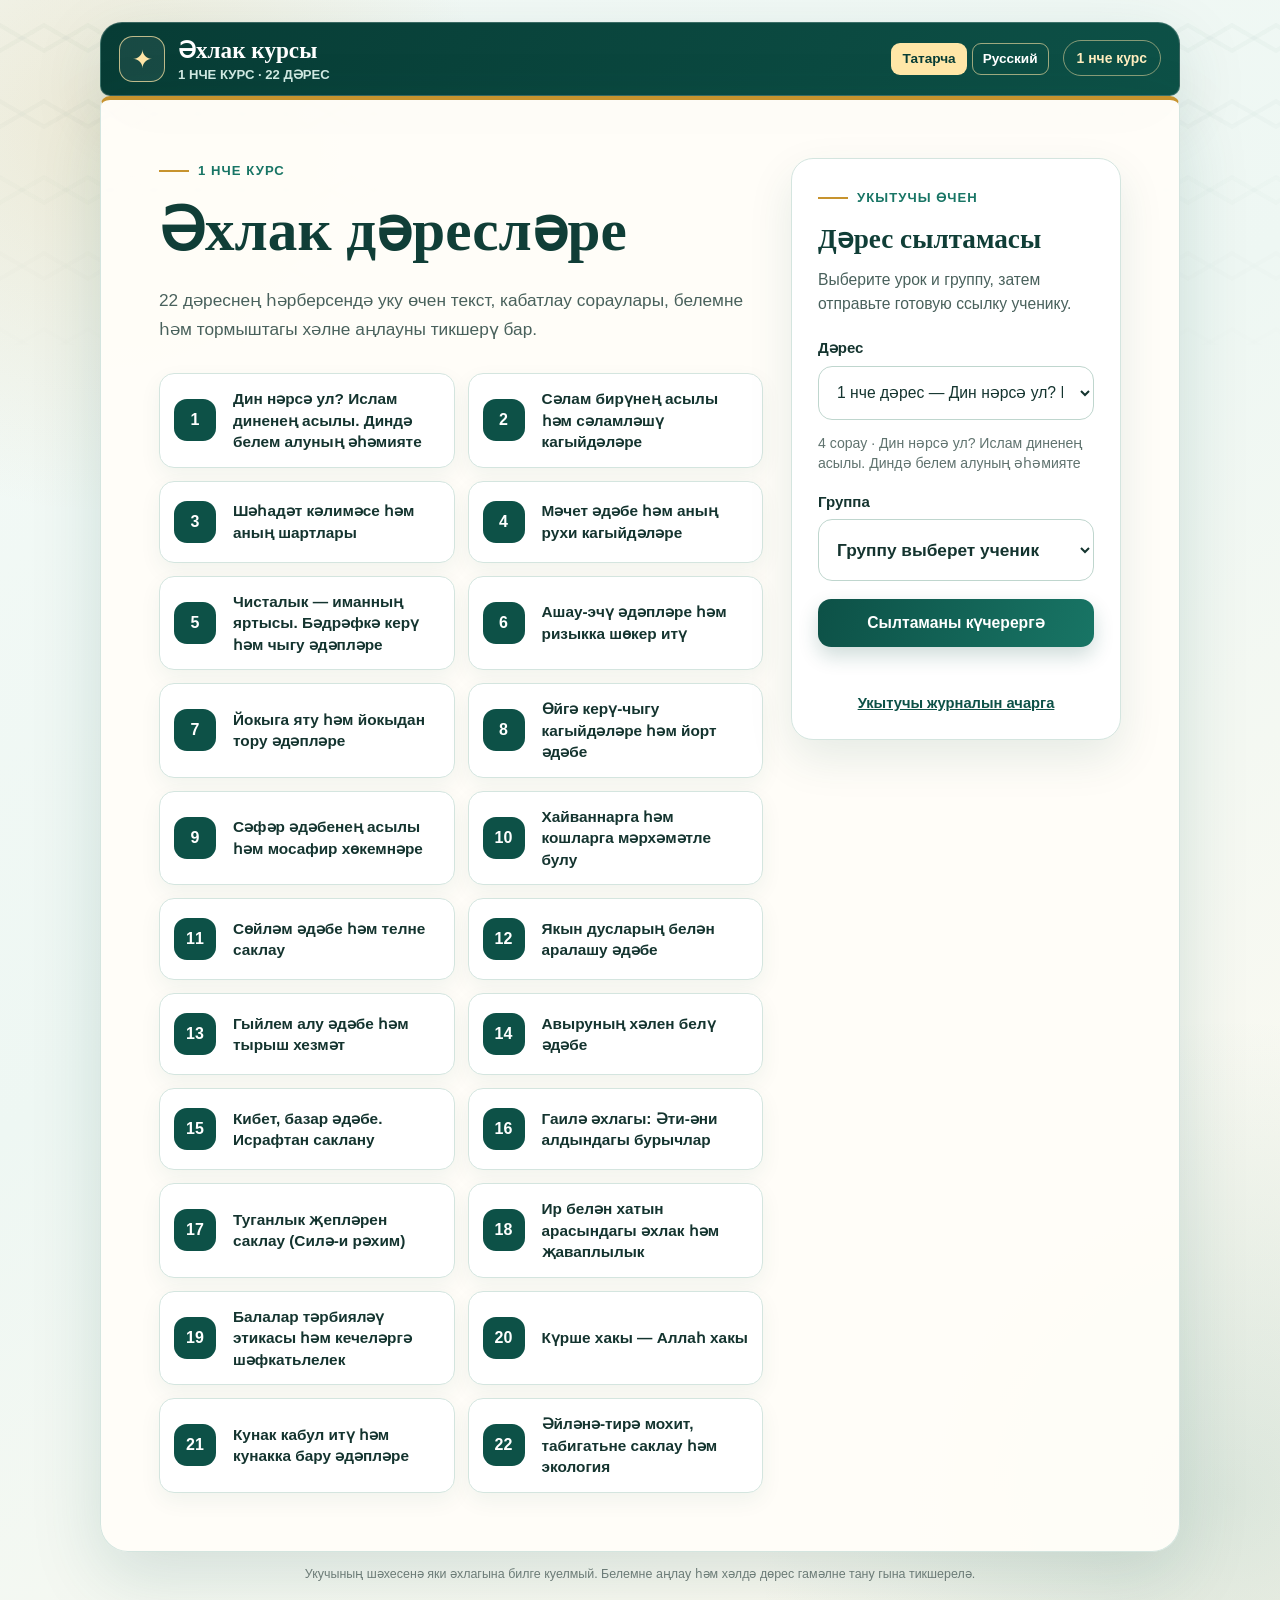
<file: index.html>
<!doctype html>
<html lang="tt">
<head>
  <meta charset="utf-8">
  <meta name="viewport" content="width=device-width, initial-scale=1">
  <meta name="theme-color" content="#0d5147">
  <title>Әхлак курсы — 1 нче курс</title>
  <meta name="description" content="Әхлак курсының 1 нче курсы: 22 интерактив дәрес">
  <link rel="icon" type="image/svg+xml" href="data:image/svg+xml,%3Csvg xmlns='http://www.w3.org/2000/svg' viewBox='0 0 64 64'%3E%3Crect width='64' height='64' rx='16' fill='%230d5147'/%3E%3Cpath d='M32 12l5.2 10.8L49 24.5l-8.5 8.2 2 11.6L32 38.8l-10.5 5.5 2-11.6-8.5-8.2 11.8-1.7z' fill='none' stroke='%23e3bd68' stroke-width='3'/%3E%3C/svg%3E">
  <style>
    :root {
      color-scheme: light;
      --ink: #14342f;
      --muted: #60736f;
      --deep: #0d5147;
      --deep-2: #073c35;
      --emerald: #187565;
      --gold: #c7932e;
      --gold-pale: #f7ecd0;
      --paper: #fffdf8;
      --mist: #e8f3ef;
      --line: #d4e5df;
      --correct: #157254;
      --wrong: #a5413e;
      --shadow: 0 24px 70px rgba(13, 81, 71, .15);
    }

    * { box-sizing: border-box; }

    body {
      margin: 0;
      min-height: 100vh;
      color: var(--ink);
      background:
        radial-gradient(circle at 8% 8%, rgba(199,147,46,.16), transparent 24rem),
        radial-gradient(circle at 96% 92%, rgba(24,117,101,.15), transparent 30rem),
        linear-gradient(145deg, #f4faf7 0%, #eef7f3 45%, #fffaf0 100%);
      font-family: Georgia, "Times New Roman", serif;
    }

    body::before {
      content: "";
      position: fixed;
      inset: 0;
      pointer-events: none;
      opacity: .23;
      background-image:
        linear-gradient(30deg, transparent 47%, rgba(13,81,71,.12) 48%, rgba(13,81,71,.12) 52%, transparent 53%),
        linear-gradient(150deg, transparent 47%, rgba(13,81,71,.12) 48%, rgba(13,81,71,.12) 52%, transparent 53%);
      background-size: 44px 76px;
      mask-image: linear-gradient(to bottom, #000, transparent 45%);
    }

    button, textarea, input, select { font: inherit; }

    .shell {
      width: min(1080px, calc(100% - 28px));
      margin: 0 auto;
      padding: 22px 0 44px;
      position: relative;
      z-index: 1;
    }

    .topbar {
      min-height: 74px;
      display: flex;
      align-items: center;
      justify-content: space-between;
      gap: 18px;
      padding: 12px 18px;
      color: white;
      background: linear-gradient(120deg, var(--deep-2), var(--deep));
      border: 1px solid rgba(255,255,255,.2);
      border-radius: 22px 22px 10px 10px;
      box-shadow: var(--shadow);
    }

    .brand { display: flex; align-items: center; gap: 13px; }
    .brand-mark {
      width: 46px;
      aspect-ratio: 1;
      display: grid;
      place-items: center;
      color: #ffe6a7;
      border: 1px solid rgba(255,230,167,.72);
      border-radius: 14px;
      font-size: 25px;
      background: rgba(255,255,255,.07);
    }
    .brand-name { font-size: clamp(1.15rem, 2vw, 1.45rem); font-weight: 700; }
    .brand-meta { margin-top: 3px; color: #cfe8e1; font: 600 .82rem/1.2 Arial, sans-serif; }

    .lesson-chip {
      padding: 9px 13px;
      border: 1px solid rgba(255,230,167,.5);
      border-radius: 999px;
      color: #ffedbe;
      font: 700 .87rem/1 Arial, sans-serif;
      white-space: nowrap;
    }
    .language-switch { display: inline-flex; gap: 5px; margin-right: 10px; vertical-align: middle; }
    .language-switch[hidden] { display: none; }
    .language-switch button { padding: 8px 10px; border: 1px solid rgba(255,230,167,.6); border-radius: 9px; color: #fff; background: transparent; font: 700 .85rem/1 Arial, sans-serif; cursor: pointer; }
    .language-switch button[aria-pressed="true"] { color: var(--deep-2); background: #ffe6a7; }

    .progress-wrap {
      margin: 0 22px;
      padding: 18px 20px 15px;
      background: rgba(255,255,255,.88);
      border-inline: 1px solid var(--line);
    }
    .progress-row { display: flex; justify-content: space-between; gap: 20px; font: 700 .82rem/1 Arial, sans-serif; color: var(--muted); }
    .track { height: 8px; margin-top: 11px; overflow: hidden; border-radius: 999px; background: #dceae5; }
    .bar { height: 100%; width: 14.285%; border-radius: inherit; background: linear-gradient(90deg, var(--gold), #e3bd68); transition: width .45s ease; }

    .card {
      min-height: 590px;
      padding: clamp(24px, 5vw, 58px);
      background: rgba(255,253,248,.96);
      border: 1px solid var(--line);
      border-top: 4px solid var(--gold);
      border-radius: 10px 10px 28px 28px;
      box-shadow: var(--shadow);
    }

    .eyebrow {
      display: inline-flex;
      align-items: center;
      gap: 9px;
      margin-bottom: 18px;
      color: var(--emerald);
      font: 800 .82rem/1.2 Arial, sans-serif;
      letter-spacing: .08em;
      text-transform: uppercase;
    }
    .eyebrow::before { content: ""; width: 30px; height: 2px; background: var(--gold); }

    h1, h2 { margin: 0; color: #103e37; line-height: 1.13; }
    h1 { max-width: 820px; font-size: clamp(2rem, 5.5vw, 3.7rem); }
    h2 { max-width: 840px; font-size: clamp(1.55rem, 3.4vw, 2.45rem); }

    .lead {
      max-width: 770px;
      margin: 22px 0 0;
      color: #49615c;
      font: 1.08rem/1.72 Arial, sans-serif;
    }

    .verse {
      margin: 30px 0 0;
      padding: 20px 22px;
      border-left: 4px solid #79ad87;
      background: #eef7ef;
      border-radius: 0 16px 16px 0;
      font-size: 1.05rem;
      line-height: 1.65;
    }
    .study-text { max-width: 870px; margin-top: 30px; color: var(--ink); font: 1.08rem/1.8 Arial, sans-serif; }
    .study-text p { margin: 0 0 18px; }
    .study-text .quran-quote, .study-text .hadith-quote { margin: 24px 0 18px; padding: 18px 22px; border-left: 4px solid; border-radius: 0 16px 16px 0; }
    .study-text .quran-quote { border-color: #79ad87; background: #eef7ef; }
    .study-text .hadith-quote { border-color: #d6b262; background: #fff8e9; }
    .study-text .quran-quote strong, .study-text .hadith-quote strong { font-weight: 800; }
    .study-text .study-block { margin: 16px 0; padding: 18px 22px; border: 1px solid; border-left-width: 4px; border-radius: 16px; }
    .study-text .study-block-1 { background: #f1f6f8; border-color: #dce9ee; border-left-color: #83afbd; }
    .study-text .study-block-2 { background: #f8f4fa; border-color: #e9deed; border-left-color: #aa91bb; }
    .study-text .study-block-3 { background: #fff5f6; border-color: #f1dfe2; border-left-color: #c7949f; }
    .study-text .study-block p:last-child { margin-bottom: 0; }
    @media (max-width: 520px) { .study-text .study-block { padding: 15px 17px; } }
    .review-list { max-width: 870px; margin-top: 34px; }
    .review-list h2 { margin-bottom: 18px; font-size: clamp(1.45rem, 3vw, 2rem); }
    .review-list details { margin-bottom: 10px; padding: 16px 20px; border: 1px solid #cfe1db; border-radius: 14px; background: white; }
    .review-list summary { cursor: pointer; font: 700 1.05rem/1.5 Arial, sans-serif; }
    .review-list details p { margin: 12px 0 0; color: #49615c; line-height: 1.6; }
    .review-prompt { margin-bottom: 10px; padding: 16px 20px; border: 1px solid #cfe1db; border-radius: 14px; background: white; font: 700 1.05rem/1.5 Arial, sans-serif; }

    .options { display: grid; gap: 12px; margin-top: 28px; }
    .option {
      width: 100%;
      display: flex;
      align-items: center;
      gap: 15px;
      padding: 17px 18px;
      text-align: left;
      color: var(--ink);
      background: white;
      border: 1px solid #cfe1db;
      border-radius: 14px;
      cursor: pointer;
      transition: transform .16s ease, border-color .16s ease, box-shadow .16s ease;
      font: 600 1rem/1.45 Arial, sans-serif;
    }
    .option:hover { transform: translateY(-2px); border-color: var(--emerald); box-shadow: 0 10px 25px rgba(13,81,71,.09); }
    .option:focus-visible, .primary:focus-visible, .secondary:focus-visible, textarea:focus-visible, input:focus-visible, select:focus-visible { outline: 3px solid rgba(199,147,46,.4); outline-offset: 3px; }
    .letter {
      flex: 0 0 34px;
      height: 34px;
      display: grid;
      place-items: center;
      border-radius: 50%;
      color: var(--deep);
      background: var(--mist);
      font: 800 .9rem/1 Arial, sans-serif;
    }
    .option.correct { border-color: var(--correct); background: #edf8f3; }
    .option.correct .letter { color: white; background: var(--correct); }
    .option.wrong { border-color: var(--wrong); background: #fff1f0; }
    .option.wrong .letter { color: white; background: var(--wrong); }
    .option.locked { cursor: default; transform: none; }

    .feedback {
      display: none;
      margin-top: 20px;
      padding: 18px 20px;
      border-radius: 14px;
      font: 1rem/1.58 Arial, sans-serif;
    }
    .feedback.show { display: block; animation: rise .3s ease; }
    .feedback.good { color: #104f3a; background: #e7f5ef; border: 1px solid #a9d8c4; }
    .feedback.try { color: #70302e; background: #fff0ee; border: 1px solid #e8b7b3; }
    .feedback strong { display: block; margin-bottom: 4px; }

    .actions { display: flex; justify-content: flex-end; gap: 12px; flex-wrap: wrap; margin-top: 28px; }
    .primary {
      min-height: 48px;
      padding: 0 24px;
      border: 0;
      border-radius: 13px;
      color: white;
      background: linear-gradient(110deg, var(--deep), var(--emerald));
      box-shadow: 0 9px 20px rgba(13,81,71,.2);
      cursor: pointer;
      font: 800 .98rem/1 Arial, sans-serif;
    }
    .primary:disabled { opacity: .35; cursor: not-allowed; box-shadow: none; }
    .primary:hover:not(:disabled) { filter: brightness(1.06); }
    .secondary {
      min-height: 48px;
      padding: 0 20px;
      border: 1px solid #9fc5ba;
      border-radius: 13px;
      color: var(--deep);
      background: white;
      cursor: pointer;
      font: 800 .95rem/1 Arial, sans-serif;
    }
    .secondary:hover { background: var(--mist); }
    .student-form { max-width: 680px; margin-top: 28px; }
    .field { display: grid; gap: 9px; margin-top: 18px; }
    .field label { color: var(--ink); font: 800 .96rem/1.3 Arial, sans-serif; }
    .field input, .field select {
      width: 100%;
      min-height: 58px;
      padding: 14px 16px;
      color: var(--ink);
      background: white;
      border: 1px solid #bfd6ce;
      border-radius: 14px;
      font: 1rem/1.3 Arial, sans-serif;
    }
    .form-note, .copy-status { color: var(--muted); font: .9rem/1.5 Arial, sans-serif; }
    .form-note { margin: 18px 0 0; }
    .copy-status { min-height: 1.5em; margin: 12px 0 0; text-align: right; }

    .task-box {
      margin-top: 28px;
      padding: 24px;
      border: 1px solid #ecd9aa;
      border-radius: 18px;
      background: linear-gradient(135deg, #fff8e8, #fffdf8);
      font: 1.06rem/1.7 Arial, sans-serif;
    }
    .task-label { display: block; margin-bottom: 9px; color: #886319; font-weight: 800; }
    .check-row { display: flex; gap: 12px; align-items: flex-start; margin-top: 22px; font: 600 .98rem/1.45 Arial, sans-serif; }
    .check-row input { width: 21px; height: 21px; margin-top: 1px; accent-color: var(--deep); }

    textarea {
      width: 100%;
      min-height: 130px;
      margin-top: 24px;
      padding: 17px;
      resize: vertical;
      color: var(--ink);
      background: white;
      border: 1px solid #bfd6ce;
      border-radius: 14px;
      font: 1rem/1.55 Arial, sans-serif;
    }

    .result-grid {
      display: grid;
      grid-template-columns: repeat(3, 1fr);
      gap: 14px;
      margin-top: 30px;
    }
    .result-item { padding: 19px; border: 1px solid var(--line); border-radius: 16px; background: #f8fcfa; }
    .result-item b { display: block; color: var(--deep); font: 800 1.45rem/1 Arial, sans-serif; }
    .result-item span { display: block; margin-top: 8px; color: var(--muted); font: 700 .86rem/1.35 Arial, sans-serif; }
    .result-note { margin-top: 26px; padding: 19px 21px; color: #614b19; background: var(--gold-pale); border-radius: 15px; font: 1rem/1.55 Arial, sans-serif; }

    .screen { display: none; }
    .screen.active { display: block; animation: rise .35s ease; }
    @keyframes rise { from { opacity: 0; transform: translateY(10px); } to { opacity: 1; transform: none; } }

    .footer-note { margin-top: 14px; text-align: center; color: #6b7b77; font: .78rem/1.4 Arial, sans-serif; }

    .home-button {
      border: 1px solid rgba(255,230,167,.5);
      border-radius: 999px;
      padding: 9px 13px;
      color: #ffedbe;
      background: transparent;
      cursor: pointer;
      font: 700 .82rem/1 Arial, sans-serif;
    }
    .home-button:hover { background: rgba(255,255,255,.08); }
    .course-home .lead { margin-bottom: 28px; }
    .home-layout { display: grid; grid-template-columns: minmax(0, 1fr) 330px; gap: 28px; align-items: start; }
    .teacher-card {
      position: sticky;
      top: 18px;
      padding: 26px;
      border: 1px solid var(--line);
      border-radius: 22px;
      background: white;
      box-shadow: 0 18px 45px rgba(13,81,71,.1);
    }
    .teacher-card h2 { font-size: 1.7rem; }
    .teacher-card .lead { margin: 13px 0 22px; font-size: .98rem; line-height: 1.55; }
    .teacher-card label { display: block; margin: 18px 0 8px; font: 800 .94rem/1.3 Arial, sans-serif; }
    .teacher-card select, .teacher-card input {
      width: 100%;
      min-height: 54px;
      padding: 12px 14px;
      color: var(--ink);
      background: white;
      border: 1px solid #bfd6ce;
      border-radius: 14px;
      font: .98rem/1.3 Arial, sans-serif;
    }
    #studentGroup, #teacherGroup { min-height: 62px; font: 800 1.08rem/1.3 Arial, sans-serif; }
    #studentGroup option, #teacherGroup option { font-weight: 700; }
    #studentGroup optgroup, #teacherGroup optgroup { font-weight: 800; }
    .field .result-item b { font-size: 1.08rem; font-weight: 800; }
    .student-form .field:first-child { margin-top: 10px; }
    .student-group-picker .field { margin-top: 12px; }
    .student-group-picker [hidden] { display: none; }
    .teacher-card .primary { width: 100%; margin-top: 18px; }
    .teacher-meta { min-height: 2.8em; margin: 13px 0 0; color: var(--muted); font: .88rem/1.45 Arial, sans-serif; }
    .teacher-status { min-height: 1.5em; margin: 11px 0 0; color: var(--emerald); text-align: center; font: 700 .86rem/1.4 Arial, sans-serif; }
    #submissionStatus { font-size: clamp(1.15rem, 2vw, 1.45rem); line-height: 1.45; margin: 24px auto 12px; max-width: 48rem; }
    #submissionStatus.pending::before { content: ''; display: inline-block; width: 1.25rem; height: 1.25rem; border: 3px solid #c9d9d2; border-top-color: var(--emerald); border-radius: 50%; animation: submission-spin .8s linear infinite; }
    @keyframes submission-spin { to { transform: rotate(360deg); } }
    #retrySubmission:not([hidden]) { display: block; margin: 0 auto 20px; font-size: 1.1rem; }
    .teacher-link { display: block; margin-top: 14px; color: var(--deep); text-align: center; font: 800 .92rem/1.4 Arial, sans-serif; }
    .lesson-grid { display: grid; grid-template-columns: repeat(2, minmax(0, 1fr)); gap: 13px; }
    .lesson-link {
      display: grid;
      grid-template-columns: 46px 1fr;
      gap: 13px;
      align-items: center;
      min-height: 82px;
      padding: 14px;
      color: var(--ink);
      text-decoration: none;
      background: white;
      border: 1px solid var(--line);
      border-radius: 15px;
      box-shadow: 0 8px 22px rgba(13,81,71,.06);
      transition: transform .16s ease, border-color .16s ease;
    }
    .lesson-link:hover { transform: translateY(-2px); border-color: var(--emerald); }
    .lesson-number { display: grid; place-items: center; width: 42px; height: 42px; color: white; background: var(--deep); border-radius: 13px; font: 800 1rem/1 Arial, sans-serif; }
    .lesson-title { font: 700 .96rem/1.4 Arial, sans-serif; }
    .next-lesson { margin-left: 10px; }
    [hidden] { display: none !important; }

    @media (max-width: 680px) {
      .shell { width: min(100% - 16px, 1080px); padding-top: 8px; }
      .topbar { align-items: flex-start; flex-wrap: wrap; border-radius: 18px 18px 8px 8px; }
      .brand { min-width: 0; }
      .lesson-chip { margin-left: auto; font-size: .76rem; white-space: normal; }
      .brand-meta { font-size: .75rem; }
      .progress-wrap { margin: 0 8px; padding-inline: 13px; }
      .card { min-height: 620px; padding: 26px 18px; border-radius: 8px 8px 22px 22px; }
      .result-grid { grid-template-columns: 1fr; }
      .option { padding: 15px 14px; }
      .lesson-grid { grid-template-columns: 1fr; }
      .home-layout { grid-template-columns: 1fr; }
      .teacher-card { position: static; }
      .home-button { padding-inline: 10px; }
    }
  </style>
</head>
<body>
  <main class="shell">
    <header class="topbar">
      <div class="brand">
        <div class="brand-mark" aria-hidden="true">✦</div>
        <div>
          <div class="brand-name">Әхлак курсы</div>
          <div class="brand-meta" id="brandMeta">ӘХЛАК · 4 КУРС</div>
        </div>
      </div>
      <div>
        <div class="language-switch" id="languageSwitch" aria-label="Тел / Язык">
          <button type="button" data-lang="tt" aria-pressed="true">Татарча</button>
          <button type="button" data-lang="ru" aria-pressed="false">Русский</button>
        </div>
        <button class="home-button" id="homeButton" hidden>Барлык дәресләр</button>
        <span class="lesson-chip" id="lessonChip">1 нче курс</span>
      </div>
    </header>

    <section class="progress-wrap" id="progressWrap" aria-label="Дәрес барышы" hidden>
      <div class="progress-row"><span id="sectionName">Дәрес белән танышу</span><span id="stepText">1 / 8</span></div>
      <div class="track"><div class="bar" id="progressBar"></div></div>
    </section>

    <article class="card" id="app"></article>

    <div class="footer-note">Укучының шәхесенә яки әхлагына билге куелмый. Белемне аңлау һәм хәлдә дөрес гамәлне тану гына тикшерелә.</div>
  </main>

  <script src="lessons.js?v=akhlaq-ru-aligned-20261021"></script>
  <script src="course-2.js?v=akhlaq-course2-20261024"></script>
  <script src="course-3.js?v=akhlaq-course3-20261024"></script>
  <script src="course-4.js?v=akhlaq-course4-20261025"></script>
  <script src="study-texts.js?v=akhlaq-course4-20261025"></script>
  <script src="review-curated.js?v=akhlaq-course4-20261025"></script>
  <script src="course-1-ru.js?v=akhlaq-ru-aligned-20261021"></script>
  <script src="course-2-ru.js?v=akhlaq-course2-20261024"></script>
  <script src="course-3-ru.js?v=akhlaq-course3-20261024"></script>
  <script src="course-4-ru.js?v=akhlaq-course4-20261025"></script>
  <script src="config.js"></script>
  <script>
    const app = document.getElementById('app');
    const progressWrap = document.getElementById('progressWrap');
    const progressBar = document.getElementById('progressBar');
    const stepText = document.getElementById('stepText');
    const sectionName = document.getElementById('sectionName');
    const lessonChip = document.getElementById('lessonChip');
    const brandMeta = document.getElementById('brandMeta');
    const homeButton = document.getElementById('homeButton');
    const languageSwitch = document.getElementById('languageSwitch');
    const COURSES = {1: AKHLAQ_LESSONS, 2: AKHLAQ_COURSE_2_DRAFT, 3: AKHLAQ_COURSE_3_DRAFT, 4: AKHLAQ_COURSE_4_DRAFT};
    const escapeHtml = value => String(value).replace(/[&<>"']/g, char => ({'&':'&amp;', '<':'&lt;', '>':'&gt;', '"':'&quot;', "'":'&#39;'}[char]));
    for (const [courseNumber, courseLessons] of Object.entries(COURSES)) {
      for (const item of courseLessons) {
        const source = window.AKHLAQ_STUDY[courseNumber]?.[item.n];
        if (!source) continue;
        if (!item.study || courseNumber === '1') item.study = source.study;
        item.review = window.AKHLAQ_REVIEW_CURATED[courseNumber]?.[item.n] || item.review || source.review;
      }
    }
    let currentLang = new URLSearchParams(location.search).get('lang') === 'ru' ? 'ru' : 'tt';
    function ruActive() { return currentLang === 'ru' && (currentCourse === 1 || currentCourse === 2 || currentCourse === 3 || currentCourse === 4); }
    function displayLessons(courseNumber) {
      if (currentLang !== 'ru') return COURSES[courseNumber];
      const translated = Number(courseNumber) === 1 ? window.AKHLAQ_COURSE_1_RU :
        Number(courseNumber) === 2 ? window.AKHLAQ_COURSE_2_RU :
        Number(courseNumber) === 3 ? window.AKHLAQ_COURSE_3_RU :
        Number(courseNumber) === 4 ? window.AKHLAQ_COURSE_4_RU : null;
      return translated ? COURSES[courseNumber].map(item => ({...item, ...translated[item.n], n: item.n})) : COURSES[courseNumber];
    }
    const ruUi = new Map([
      ['Әхлак дәресләре', 'Уроки ахляка'],
      ['Укытучы өчен', 'Для преподавателя'],
      ['Дәрес сылтамасы', 'Ссылка на урок'],
      ['Дәрес', 'Урок'],
      ['Сылтаманы күчерергә', 'Скопировать ссылку'],
      ['Укытучы журналын ачарга', 'Открыть журнал преподавателя'],
      ['Дәрес тексты', 'Текст урока'],
      ['Дәрес белән танышу', 'Знакомство с уроком'],
      ['Үзеңне тикшер', 'Проверьте себя'],
      ['Җавапны ачар алдыннан үзең уйлап кара.', 'Прежде чем открыть ответ, подумайте сами.'],
      ['Сорауларга җавапны үзең уйлап кара һәм дәрес текстыннан тикшер.', 'Подумайте над вопросами и проверьте ответы по тексту урока.'],
      ['Тестка күчәргә', 'Перейти к тесту'],
      ['Башларга', 'Начать'],
      ['Укучы турында мәгълүмат', 'Сведения об ученике'],
      ['Тестны кем үтә?', 'Кто проходит тест?'],
      ['Исем һәм фамилия', 'Имя и фамилия'],
      ['Тестны башларга', 'Начать тест'],
      ['Гамәли бирем', 'Практическое задание'],
      ['Дәрестән соң башкарырга', 'Выполнить после урока'],
      ['Бу атнадагы бирем', 'Задание на эту неделю'],
      ['Биремне аңладым һәм башкарырга ниятләдем.', 'Я поняла задание и намерена его выполнить.'],
      ['Алга', 'Далее'],
      ['Белем', 'Знание'],
      ['Дөрес гамәлне сайла', 'Выберите верный поступок'],
      ['Бу җавапка билге куелмый. Ул дәрестәге фикерне үз тормышың белән бәйләргә ярдәм итә.', 'Этот ответ не оценивается. Он помогает связать урок со своей жизнью.'],
      ['Нәтиҗәне күрсәтергә', 'Показать результат'],
      ['Дәрес тәмам', 'Урок завершён'],
      ['Мәә шәә Аллах, син дәресне үттең!', 'Машааллах, вы завершили урок!'],
      ['Җавапларың буенча нәтиҗә әзер.', 'Результат по вашим ответам готов.'],
      ['нәтиҗә балл белән генә бетми. Хәзер дәрестәге биремне тормышта башкару мөһим.', 'результат не сводится к баллам. Важно применить задание урока в жизни.'],
      ['Дөрес җавап', 'Правильных ответов'],
      ['Хәлне аңлау', 'Понимание ситуации'],
      ['Гамәли адым:', 'Практический шаг:'],
      ['Нәтиҗә укытучыга җибәрелә…', 'Результат отправляется преподавателю…'],
      ['Кабат үтәргә', 'Пройти ещё раз'],
      ['Минем фикерем', 'Мои мысли'],
      ['Группа', 'Группа']
    ]);
    function translateUiTree(root) {
      if (!ruActive()) return;
      const walker = document.createTreeWalker(root, NodeFilter.SHOW_TEXT);
      while (walker.nextNode()) {
        const node = walker.currentNode;
        const original = node.nodeValue;
        const trimmed = original.trim();
        let translated = ruUi.get(trimmed);
        if (!translated) translated = trimmed.replace(/^(\d+) нче сорау$/, 'вопрос $1').replace(/^(\d+) нче дәрес — /, 'Урок $1 — ').replace(/^(\d+) нче курс$/, 'Курс $1');
        if (translated !== trimmed) node.nodeValue = original.replace(trimmed, translated);
      }
    }
    function updateLanguageChrome() {
      languageSwitch.hidden = currentCourse !== 1 && currentCourse !== 2 && currentCourse !== 3 && currentCourse !== 4;
      languageSwitch.querySelectorAll('button').forEach(button => button.setAttribute('aria-pressed', String(button.dataset.lang === currentLang)));
      document.documentElement.lang = ruActive() ? 'ru' : 'tt';
      document.querySelector('.brand-name').textContent = ruActive() ? 'Курс ахляка' : 'Әхлак курсы';
      document.querySelector('.footer-note').textContent = ruActive()
        ? 'Мы не оцениваем личность или нрав ученика. Проверяем лишь понимание материала и выбор верного поступка.'
        : 'Укучының шәхесенә яки әхлагына билге куелмый. Белемне аңлау һәм хәлдә дөрес гамәлне тану гына тикшерелә.';
      homeButton.textContent = ruActive() ? 'Все уроки' : 'Барлык дәресләр';
    }
    function groupValues(courseNumber) {
      return [
        {label: `${courseNumber} курс`, count: courseNumber === 1 ? 7 : 8},
        {label: `Онлайн ${courseNumber} курс`, count: 10}
      ];
    }
    const teacherGroup = 'Мөгаллимәләр';
    function allowedGroups(courseNumber) {
      const sections = groupValues(courseNumber);
      if (courseNumber === 1) sections.push(
        {label: 'Онлайн 1 курс, татар', count: 24},
        {label: 'Онлайн 1 курс, рус', count: 5}
      );
      return new Set([...(courseNumber === 1 ? [teacherGroup] : []), ...sections.flatMap(({label, count}) =>
        Array.from({length: count}, (_, index) => `${label} — ${index + 1} группа`))]);
    }
    function groupOptions(courseNumber, placeholder) {
      return `<option value="">${placeholder}</option>` + groupValues(courseNumber).map(({label, count}) =>
        `<optgroup label="${label}">${Array.from({length: count}, (_, index) => {
          const value = `${label} — ${index + 1} группа`;
          return `<option value="${value}">${value}</option>`;
        }).join('')}</optgroup>`).join('') + (courseNumber === 1 ? `<option value="${teacherGroup}">${teacherGroup}</option>` : '');
    }
    function firstCourseGroupFields() {
      return `<div class="student-group-picker">
        <div class="field"><label for="studyPlace">${ruActive() ? 'Где вы учитесь?' : 'Кайсы төркемдә укыйсыз?'}</label>
          <select id="studyPlace" required>
            <option value="">${ruActive() ? 'Выберите' : 'Сайлагыз'}</option>
            <option value="mosque">${ruActive() ? 'Группа мечети' : 'Мәчет төркеме'}</option>
            <option value="online">${ruActive() ? 'Онлайн-группа' : 'Онлайн төркем'}</option>
          </select></div>
        <div class="field" id="onlineLanguageField" hidden><label for="onlineLanguage">${ruActive() ? 'Язык группы' : 'Уку теле'}</label>
          <select id="onlineLanguage"><option value="">${ruActive() ? 'Выберите язык' : 'Телне сайлагыз'}</option>
            <option value="татар">Татарча</option><option value="рус">Русский</option>
          </select></div>
        <div class="field" id="studentGroupField" hidden><label for="studentGroup">${ruActive() ? 'Группа' : 'Төркем'}</label>
          <select id="studentGroup" name="studentGroup" required disabled><option value="">${ruActive() ? 'Выберите группу' : 'Төркемне сайлагыз'}</option></select></div>
      </div>`;
    }
    function setupFirstCourseGroupFields() {
      const place = document.getElementById('studyPlace');
      if (!place) return;
      const languageField = document.getElementById('onlineLanguageField');
      const language = document.getElementById('onlineLanguage');
      const groupField = document.getElementById('studentGroupField');
      const group = document.getElementById('studentGroup');
      const update = () => {
        const online = place.value === 'online';
        languageField.hidden = !online;
        language.required = online;
        if (!online) language.value = '';
        const ready = place.value === 'mosque' || (online && Boolean(language.value));
        groupField.hidden = !ready;
        group.disabled = !ready;
        const values = place.value === 'mosque'
          ? [...Array.from({length: 7}, (_, index) => `1 курс — ${index + 1} группа`), teacherGroup]
          : online && language.value
            ? Array.from({length: language.value === 'татар' ? 24 : 5}, (_, index) => `Онлайн 1 курс, ${language.value} — ${index + 1} группа`)
            : [];
        group.innerHTML = `<option value="">${ruActive() ? 'Выберите группу' : 'Төркемне сайлагыз'}</option>`
          + values.map(value => `<option value="${escapeHtml(value)}">${escapeHtml(value === teacherGroup ? value : value.split(' — ').at(-1))}</option>`).join('');
      };
      place.addEventListener('change', update);
      language.addEventListener('change', update);
      update();
    }
    const labels = {
      intro: 'Дәрес тексты һәм кабатлау',
      registration: 'Укучы турында мәгълүмат',
      knowledge: 'Белемне тикшерү',
      situation: 'Дөрес гамәлне сайлау',
      practice: 'Гамәли бирем',
      reflection: 'Үз-үзеңне тикшер',
      result: 'Дәрес нәтиҗәсе'
    };
    const letters = ['А', 'Ә', 'Б'];
    let screens = [];
    let current = 0;
    let score = 0;
    let knowledge = 0;
    let situation = 0;
    let lesson = null;
    let currentCourse = 1;
    let student = {name: '', group: ''};
    let assignedGroup = '';
    let startedAt = 0;
    let attemptId = '';
    let submitted = false;
    let answers = [];
    const resultsEndpoint = window.AKHLAQ_RESULTS_ENDPOINT || '';

    function showHome(courseNumber = 1) {
      currentCourse = COURSES[courseNumber] ? courseNumber : 1;
      const courseLessons = displayLessons(currentCourse);
      const requestedGroup = new URLSearchParams(location.search).get('group');
      assignedGroup = allowedGroups(currentCourse).has(requestedGroup) ? requestedGroup : '';
      const groupQuery = assignedGroup ? `&group=${encodeURIComponent(assignedGroup)}` : '';
      const homeUrl = new URL(location.href);
      homeUrl.search = '';
      if (currentCourse !== 1) homeUrl.searchParams.set('course', currentCourse);
      if (ruActive()) homeUrl.searchParams.set('lang', 'ru');
      if (assignedGroup) homeUrl.searchParams.set('group', assignedGroup);
      history.replaceState({}, '', homeUrl.pathname + homeUrl.search);
      lesson = null;
      progressWrap.hidden = true;
      homeButton.hidden = true;
      lessonChip.hidden = false;
      lessonChip.textContent = ruActive() ? `Курс ${currentCourse}` : `${currentCourse} нче курс`;
      brandMeta.textContent = ruActive() ? `КУРС ${currentCourse} · ${courseLessons.length} УРОКА` : `${currentCourse} НЧЕ КУРС · ${courseLessons.length} ДӘРЕС`;
      document.title = ruActive() ? `Курс ахляка — курс ${currentCourse}` : `Әхлак курсы — ${currentCourse} нче курс`;
      app.innerHTML = `<div class="home-layout">
        <section class="course-home">
          <div class="eyebrow">${currentCourse} нче курс</div>
          <h1>Әхлак дәресләре</h1>
          <p class="lead">${ruActive() ? `В каждом из ${courseLessons.length} уроков есть текст, вопросы для повторения и задания для проверки понимания.` : `${courseLessons.length} дәреснең һәрберсендә уку өчен текст, кабатлау сораулары, белемне һәм тормыштагы хәлне аңлауны тикшерү бар.`}</p>
          <div class="lesson-grid">
            ${courseLessons.map(item => `<a class="lesson-link" href="?course=${currentCourse}&lesson=${item.n}${ruActive() ? '&lang=ru' : ''}${groupQuery}"><span class="lesson-number">${item.n}</span><span class="lesson-title">${escapeHtml(item.title)}</span></a>`).join('')}
          </div>
        </section>
        <aside class="teacher-card" ${assignedGroup.startsWith('Онлайн 1 курс, ') ? 'hidden style="display:none"' : ''}>
          <div class="eyebrow">Укытучы өчен</div>
          <h2>Дәрес сылтамасы</h2>
          <p class="lead">Выберите урок и группу, затем отправьте готовую ссылку ученику.</p>
          <label for="teacherLesson">Дәрес</label>
          <select id="teacherLesson">${courseLessons.map(item => `<option value="${item.n}">${ruActive() ? `Урок ${item.n}` : `${item.n} нче дәрес`} — ${escapeHtml(item.title)}</option>`).join('')}</select>
          <p class="teacher-meta" id="teacherMeta"></p>
          <label for="teacherGroup">Группа</label>
          <select id="teacherGroup">${groupOptions(currentCourse, 'Группу выберет ученик')}</select>
          <button class="primary" type="button" id="teacherCopy">Сылтаманы күчерергә</button>
          <p class="teacher-status" id="teacherStatus" aria-live="polite"></p>
          <a class="teacher-link" href="teacher.html">Укытучы журналын ачарга</a>
        </aside></div>`;
      app.querySelectorAll('.lesson-link').forEach(link => link.addEventListener('click', event => {
        event.preventDefault();
        const number = Number(new URL(link.href).searchParams.get('lesson'));
        history.pushState({}, '', `?course=${currentCourse}&lesson=${number}${ruActive() ? '&lang=ru' : ''}${groupQuery}`);
        openLesson(number, currentCourse);
      }));
      updateLanguageChrome();
      translateUiTree(app);
      const teacherLesson = document.getElementById('teacherLesson');
      const teacherMeta = document.getElementById('teacherMeta');
      const updateTeacherMeta = () => {
        const selected = courseLessons.find(item => item.n === Number(teacherLesson.value));
        teacherMeta.textContent = selected ? `${selected.questions.length} ${ruActive() ? 'вопроса' : 'сорау'} · ${selected.title}` : '';
      };
      teacherLesson.addEventListener('change', updateTeacherMeta);
      updateTeacherMeta();
      document.getElementById('teacherCopy').addEventListener('click', async () => {
        const chosenGroup = document.getElementById('teacherGroup').value;
        const group = allowedGroups(currentCourse).has(chosenGroup) ? chosenGroup : '';
        const url = new URL(location.href);
        url.search = '';
        url.searchParams.set('course', currentCourse);
        url.searchParams.set('lesson', teacherLesson.value);
        if (ruActive()) url.searchParams.set('lang', 'ru');
        if (group) url.searchParams.set('group', group);
        await copyText(url.toString());
        document.getElementById('teacherStatus').textContent = ruActive() ? 'Ссылка скопирована.' : 'Сылтама күчерелде.';
      });
      window.scrollTo({top: 0, behavior: 'smooth'});
    }

    async function copyText(text) {
      try {
        await navigator.clipboard.writeText(text);
      } catch (_) {
        const field = document.createElement('textarea');
        field.value = text;
        field.setAttribute('readonly', '');
        field.style.position = 'fixed';
        field.style.opacity = '0';
        document.body.appendChild(field);
        field.select();
        document.execCommand('copy');
        field.remove();
      }
    }

    function questionMarkup(item, index) {
      const kind = item.t === 'k' ? 'knowledge' : 'situation';
      const kindLabel = item.t === 'k' ? (ruActive() ? 'Знание' : 'Белем') : (ruActive() ? 'Выберите верный поступок' : 'Дөрес гамәлне сайла');
      const number = index < 2 ? index + 1 : index - 1;
      const options = item.o
        .map((text, originalIndex) => ({text, correct: originalIndex === item.a}))
        .sort(() => Math.random() - .5);
      const correct = options.findIndex(option => option.correct);
      return `<section class="screen question" data-screen="${kind}" data-number="${index + 1}" data-correct="${correct}" data-explanation="${escapeHtml(item.e)}">
        <div class="eyebrow">${kindLabel} · ${ruActive() ? `вопрос ${number}` : `${number} нче сорау`}</div>
        <h2>${escapeHtml(item.q)}</h2>
        <div class="options">${options.map((option, i) => `<button class="option" data-value="${i}"><span class="letter">${ruActive() ? ['А','Б','В'][i] : letters[i]}</span><span>${escapeHtml(option.text)}</span></button>`).join('')}</div>
        <div class="feedback" role="status"></div>
        <div class="actions"><button class="primary" data-next disabled>${ruActive() ? 'Далее' : 'Алга'}</button></div>
      </section>`;
    }

    const studyQuotePattern = /^(Коръән аяте(?: \([^)]*\))?|Коръән сүзе(?: \(мәгънәсе\))?|Хәдис|Пәйгамбәр сүзе(?: \(мәгънәсе\))?|Аят Корана(?: \([^)]*\))?|Хадис):\s*/;
    function studyParagraphMarkup(paragraph) {
      const quote = paragraph.match(studyQuotePattern);
      if (!quote) return `<p>${escapeHtml(paragraph)}</p>`;
      const kind = quote[1].startsWith('Коръән') || quote[1].startsWith('Аят Корана') ? 'quran-quote' : 'hadith-quote';
      return `<p class="${kind}"><strong>${escapeHtml(quote[1])}:</strong> ${escapeHtml(paragraph.slice(quote[0].length))}</p>`;
    }
    function studyTextMarkup(paragraphs) {
      let markup = '';
      let prose = [];
      let blockIndex = 0;
      function flushProse() {
        if (!prose.length) return;
        markup += `<div class="study-block study-block-${blockIndex % 3 + 1}">${prose.map(studyParagraphMarkup).join('')}</div>`;
        blockIndex += 1;
        prose = [];
      }
      paragraphs.forEach(paragraph => {
        if (studyQuotePattern.test(paragraph)) {
          flushProse();
          markup += studyParagraphMarkup(paragraph);
        } else {
          prose.push(paragraph);
          if (prose.length === 2) flushProse();
        }
      });
      flushProse();
      return markup;
    }

    function lessonMarkup(item) {
      return `<section class="screen active" data-screen="intro">
          <div class="eyebrow">${item.study ? 'Дәрес тексты' : 'Дәрес белән танышу'}</div>
          <h1>${item.title}</h1>
          ${item.study ? `<div class="study-text">${studyTextMarkup(item.study)}</div>` : `<p class="lead">${item.intro}</p>`}
          ${!item.study || item.includeVerse ? `<blockquote class="verse">${escapeHtml(item.verse)}</blockquote>` : ''}
          ${item.review?.length ? `<div class="review-list"><h2>Үзеңне тикшер</h2><p class="lead">${item.review.some(entry => entry.a) ? 'Җавапны ачар алдыннан үзең уйлап кара.' : 'Сорауларга җавапны үзең уйлап кара һәм дәрес текстыннан тикшер.'}</p>${item.review.map((entry, index) => entry.a ? `<details><summary>${index + 1}. ${escapeHtml(entry.q)}</summary><p>${escapeHtml(entry.a)}</p></details>` : `<div class="review-prompt">${index + 1}. ${escapeHtml(entry.q)}</div>`).join('')}</div>` : ''}
          <div class="actions"><button class="primary" type="button" data-next>${item.study ? 'Тестка күчәргә' : 'Башларга'}</button></div>
        </section>
        <section class="screen" data-screen="registration">
          <div class="eyebrow">Укучы турында мәгълүмат</div>
          <h2>Тестны кем үтә?</h2>
          <p class="lead">Для записи результата в журнал укажите имя и выберите группу.</p>
          <form class="student-form" id="studentForm">
            <div class="field"><label for="studentName">Исем һәм фамилия</label><input id="studentName" name="studentName" maxlength="80" autocomplete="name" required></div>
            ${assignedGroup ? `<div class="field"><label>Группа</label><div class="result-item"><b>${assignedGroup}</b></div></div>` : currentCourse === 1 ? firstCourseGroupFields() : `<div class="field"><label for="studentGroup">Группа</label><select id="studentGroup" name="studentGroup" required>${groupOptions(currentCourse, 'Выберите группу')}</select></div>`}
            <p class="form-note">После указания имени и группы можно начать тест.</p>
            <div class="actions"><button class="primary" type="submit">Тестны башларга</button></div>
          </form>
        </section>
        ${item.questions.map(questionMarkup).join('')}
        <section class="screen" data-screen="practice">
          <div class="eyebrow">Гамәли бирем</div>
          <h2>Дәрестән соң башкарырга</h2>
          <div class="task-box"><span class="task-label">Бу атнадагы бирем</span>${item.task}</div>
          <label class="check-row"><input type="checkbox" id="practiceCheck"><span>Биремне аңладым һәм башкарырга ниятләдем.</span></label>
          <div class="actions"><button class="primary" data-next id="practiceNext" disabled>Алга</button></div>
        </section>
        <section class="screen" data-screen="reflection">
          <div class="eyebrow">Үз-үзеңне тикшер</div>
          <h2>${item.reflection}</h2>
          <p class="lead">Бу җавапка билге куелмый. Ул дәрестәге фикерне үз тормышың белән бәйләргә ярдәм итә.</p>
          <textarea id="reflection" aria-label="Минем фикерем" placeholder="Мин бүген аңладым... (теләсәң язып калдыр)"></textarea>
          <div class="actions"><button class="primary" data-next>Нәтиҗәне күрсәтергә</button></div>
        </section>
        <section class="screen" data-screen="result">
          <div class="eyebrow">Дәрес тәмам</div>
          <h1>Мәә шәә Аллах, син дәресне үттең!</h1>
          <p class="lead" id="studentResult"></p>
          <p class="lead" id="resultLead">Җавапларың буенча нәтиҗә әзер.</p>
          <div class="result-grid">
            <div class="result-item"><b id="scoreValue">0 / 4</b><span>Дөрес җавап</span></div>
            <div class="result-item"><b id="knowledgeValue">0 / 2</b><span>Белем</span></div>
            <div class="result-item"><b id="situationValue">0 / 2</b><span>Хәлне аңлау</span></div>
          </div>
          <div class="result-note"><b>Гамәли адым:</b> нәтиҗә балл белән генә бетми. Хәзер дәрестәге биремне тормышта башкару мөһим.</div>
          <p class="teacher-status pending" id="submissionStatus" role="status" aria-live="polite" aria-busy="true"></p>
          <button class="primary" id="retrySubmission" type="button" hidden>Кабат җибәрергә</button>
          <div class="actions"><button class="primary" id="restart" hidden>Кабат үтәргә</button></div>
        </section>`;
    }

    function openLesson(number, courseNumber = 1) {
      currentCourse = COURSES[courseNumber] ? courseNumber : 1;
      const courseLessons = displayLessons(currentCourse);
      lesson = courseLessons.find(item => item.n === number) || courseLessons[0];
      const requestedGroup = new URLSearchParams(location.search).get('group');
      assignedGroup = allowedGroups(currentCourse).has(requestedGroup) ? requestedGroup : '';
      app.innerHTML = lessonMarkup(lesson);
      updateLanguageChrome();
      translateUiTree(app);
      setupFirstCourseGroupFields();
      if (ruActive()) {
        const reflectionInput = app.querySelector('#reflection');
        reflectionInput.setAttribute('aria-label', 'Мои мысли');
        reflectionInput.placeholder = 'Сегодня я поняла... (можно оставить запись)';
      }
      progressWrap.hidden = false;
      homeButton.hidden = true;
      lessonChip.hidden = false;
      lessonChip.textContent = ruActive() ? `Курс ${currentCourse} · урок ${lesson.n}` : `${currentCourse} нче курс · ${lesson.n} нче дәрес`;
      brandMeta.textContent = ruActive() ? `КУРС ${currentCourse} · ${courseLessons.length} УРОКА` : `${currentCourse} НЧЕ КУРС · ${courseLessons.length} ДӘРЕС`;
      document.title = ruActive() ? `Курс ${currentCourse} · урок ${lesson.n} — Ахляк` : `${currentCourse} нче курс · ${lesson.n} нче дәрес — Әхлак`;
      score = 0; knowledge = 0; situation = 0;
      student = {name: '', group: ''};
      startedAt = 0;
      attemptId = '';
      submitted = false;
      answers = [];
      screens = [...document.querySelectorAll('.screen')];
      bindLesson();
      showScreen(0);
    }

    function showScreen(index) {
      current = index;
      screens.forEach((screen, i) => screen.classList.toggle('active', i === index));
      const type = screens[index].dataset.screen;
      sectionName.textContent = ruActive() ? ({intro:'Текст урока и повторение',registration:'Сведения об ученике',knowledge:'Проверка знаний',situation:'Выбор поступка',practice:'Практическое задание',reflection:'Размышление',result:'Результат урока'}[type]) : labels[type];
      stepText.textContent = `${index + 1} / ${screens.length}`;
      progressBar.style.width = `${((index + 1) / screens.length) * 100}%`;
      window.scrollTo({ top: 0, behavior: 'smooth' });
      if (type === 'result') {
        fillResult();
        submitResult();
      }
    }

    function fillResult() {
      document.getElementById('studentResult').textContent = `${student.name} · ${student.group}`;
      document.getElementById('scoreValue').textContent = `${score} / 4`;
      document.getElementById('knowledgeValue').textContent = `${knowledge} / 2`;
      document.getElementById('situationValue').textContent = `${situation} / 2`;
      const lead = document.getElementById('resultLead');
      lead.textContent = ruActive()
        ? (score === 4 ? 'Вы ответили верно на все вопросы. Теперь закрепите знание делом.' : 'Это хорошее начало. Можно ещё раз прочитать пояснения и пройти урок повторно.')
        : (score === 4 ? 'Барлык сорауларга да дөрес җавап бирдең. Белемеңне гамәл белән ныгытырга калды.' : 'Нәтиҗәң яхшы башлангыч. Аңлатмаларны искә төшереп, дәресне тагын бер тапкыр үтәргә мөмкин.');
    }

    function bindLesson() {
      document.querySelectorAll('[data-next]').forEach(button => {
        button.addEventListener('click', () => showScreen(Math.min(current + 1, screens.length - 1)));
      });

      document.querySelectorAll('.question').forEach(question => {
        const correct = question.dataset.correct;
        const explanation = question.dataset.explanation;
        const feedback = question.querySelector('.feedback');
        const next = question.querySelector('[data-next]');
        question.querySelectorAll('.option').forEach(option => {
          option.addEventListener('click', () => {
            if (question.dataset.answered) return;
            question.dataset.answered = 'true';
            const isCorrect = option.dataset.value === correct;
            answers.push({
              number: Number(question.dataset.number),
              selected: option.dataset.value,
              correct,
              isCorrect
            });
            question.querySelectorAll('.option').forEach(item => {
              item.classList.add('locked');
              if (item.dataset.value === correct) item.classList.add('correct');
            });
            if (!isCorrect) option.classList.add('wrong');
            if (isCorrect) {
              score += 1;
              if (question.dataset.screen === 'knowledge') knowledge += 1;
              if (question.dataset.screen === 'situation') situation += 1;
            }
            feedback.className = `feedback show ${isCorrect ? 'good' : 'try'}`;
            feedback.innerHTML = `<strong>${isCorrect ? (ruActive() ? 'Верно!' : 'Дөрес җавап!') : (ruActive() ? 'На этот раз неверно.' : 'Бу юлы дөрес түгел.')}</strong>${escapeHtml(explanation)}`;
            next.disabled = false;
          });
        });
      });

      document.getElementById('studentForm').addEventListener('submit', event => {
        event.preventDefault();
        const name = document.getElementById('studentName').value.trim();
        const groupInput = document.getElementById('studentGroup');
        const group = assignedGroup || (groupInput ? groupInput.value : '');
        if (!name || !allowedGroups(currentCourse).has(group)) return;
        student = {name, group};
        startedAt = Date.now();
        attemptId = self.crypto && self.crypto.randomUUID
          ? self.crypto.randomUUID()
          : `${Date.now()}-${Math.random().toString(16).slice(2)}`;
        showScreen(Math.min(current + 1, screens.length - 1));
      });

      const practiceCheck = document.getElementById('practiceCheck');
      practiceCheck.addEventListener('change', () => {
        document.getElementById('practiceNext').disabled = !practiceCheck.checked;
      });

      document.getElementById('restart').addEventListener('click', () => openLesson(lesson.n, currentCourse));
      document.getElementById('retrySubmission').addEventListener('click', submitResult);
    }

    async function submitResult() {
      const status = document.getElementById('submissionStatus');
      const retry = document.getElementById('retrySubmission');
      if (submitted) return;
      submitted = true;
      if (retry) retry.hidden = true;
      if (status) {
        status.textContent = '';
        status.classList.add('pending');
        status.setAttribute('aria-busy', 'true');
      }
      if (!resultsEndpoint) {
        submitted = false;
        if (status) { status.classList.remove('pending'); status.setAttribute('aria-busy', 'false'); }
        if (status) status.textContent = ruActive() ? 'Работа не записана в журнале. Отправьте ещё раз.' : 'Эшегез журналга теркәлмәде. Кабат җибәрергә кирәк.';
        if (retry) {
          retry.textContent = ruActive() ? 'Отправить ещё раз' : 'Кабат җибәрергә';
          retry.hidden = false;
        }
        return;
      }
      const payload = {
        studentName: student.name,
        group: student.group,
        courseId: currentCourse,
        lessonId: lesson.n,
        lessonTitle: COURSES[currentCourse].find(item => item.n === lesson.n).title,
        score,
        total: lesson.questions.length,
        durationSeconds: Math.max(1, Math.round((Date.now() - startedAt) / 1000)),
        attemptId,
        answers
      };
      try {
        const controller = new AbortController();
        const timer = setTimeout(() => controller.abort(), 15000);
        let response;
        try {
          response = await fetch(resultsEndpoint, {
          method: 'POST',
          headers: {'Content-Type': 'application/json'},
          body: JSON.stringify(payload),
          signal: controller.signal
          });
        } finally {
          clearTimeout(timer);
        }
        const result = await response.json().catch(() => ({}));
        if (!response.ok || !result.ok) throw new Error(result.error || 'request_failed');
        if (status) { status.classList.remove('pending'); status.setAttribute('aria-busy', 'false'); }
        if (status) status.textContent = ruActive() ? 'Ваша работа записана в журнале преподавателя.' : 'Эшегез укытучы журналына теркәлде.';
        document.getElementById('restart').hidden = false;
      } catch (_) {
        submitted = false;
        if (status) { status.classList.remove('pending'); status.setAttribute('aria-busy', 'false'); }
        if (status) status.textContent = ruActive() ? 'Работа не записана в журнале. Отправьте ещё раз.' : 'Эшегез журналга теркәлмәде. Кабат җибәрергә кирәк.';
        if (retry) {
          retry.textContent = ruActive() ? 'Отправить ещё раз' : 'Кабат җибәрергә';
          retry.hidden = false;
        }
      }
    }

    homeButton.addEventListener('click', () => showHome(currentCourse));
    languageSwitch.querySelectorAll('button').forEach(button => button.addEventListener('click', () => {
      if ((currentCourse !== 1 && currentCourse !== 2 && currentCourse !== 3 && currentCourse !== 4) || currentLang === button.dataset.lang) return;
      currentLang = button.dataset.lang;
      const url = new URL(location.href);
      if (currentLang === 'ru') url.searchParams.set('lang', 'ru');
      else url.searchParams.delete('lang');
      history.replaceState({}, '', url.pathname + url.search);
      const params = new URLSearchParams(location.search);
      const number = Number(params.get('lesson'));
      number ? openLesson(number, currentCourse) : showHome(currentCourse);
    }));
    window.addEventListener('popstate', () => {
      const params = new URLSearchParams(location.search);
      currentLang = params.get('lang') === 'ru' ? 'ru' : 'tt';
      const number = Number(params.get('lesson'));
      const course = Number(params.get('course')) || 1;
      number ? openLesson(number, course) : showHome(course);
    });

    const initialParams = new URLSearchParams(location.search);
    const initialLesson = Number(initialParams.get('lesson'));
    const initialCourse = Number(initialParams.get('course')) || 1;
    initialLesson ? openLesson(initialLesson, initialCourse) : showHome(initialCourse);
  </script>
</body>
</html>
</file>
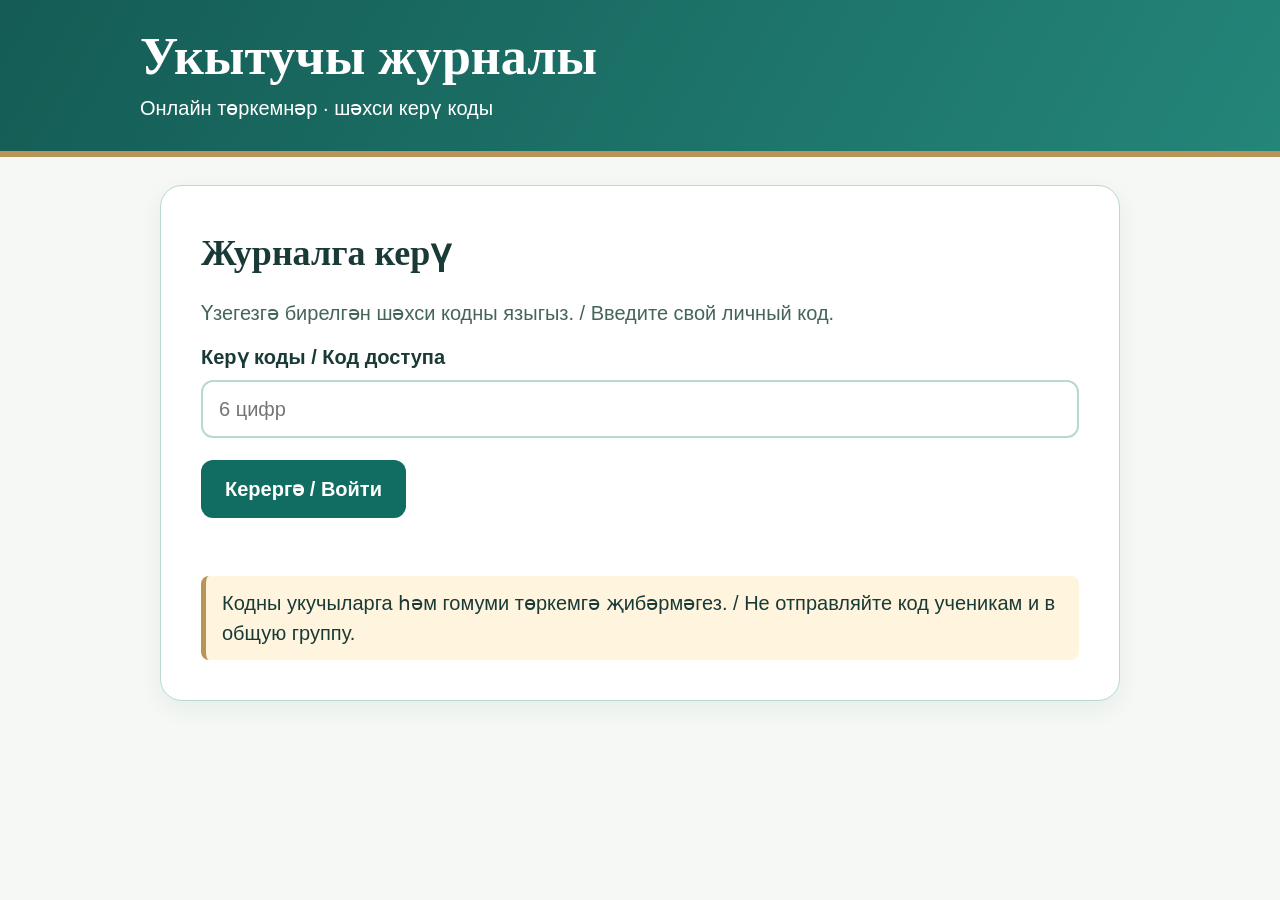
<file: online-teacher-journal.html>
<!doctype html>
<html lang="tt">
<head>
  <meta charset="utf-8">
  <meta name="viewport" content="width=device-width, initial-scale=1">
  <title>Укытучы журналы — онлайн төркемнәр</title>
  <meta http-equiv="refresh" content="0;url=teacher-journal.html?mode=online">
</head>
<body>
  <p><a href="teacher-journal.html?mode=online">Онлайн төркемнәр журналын ачарга / Открыть журнал онлайн-групп</a></p>
  <script>location.replace('teacher-journal.html?mode=online');</script>
</body>
</html>
</file>
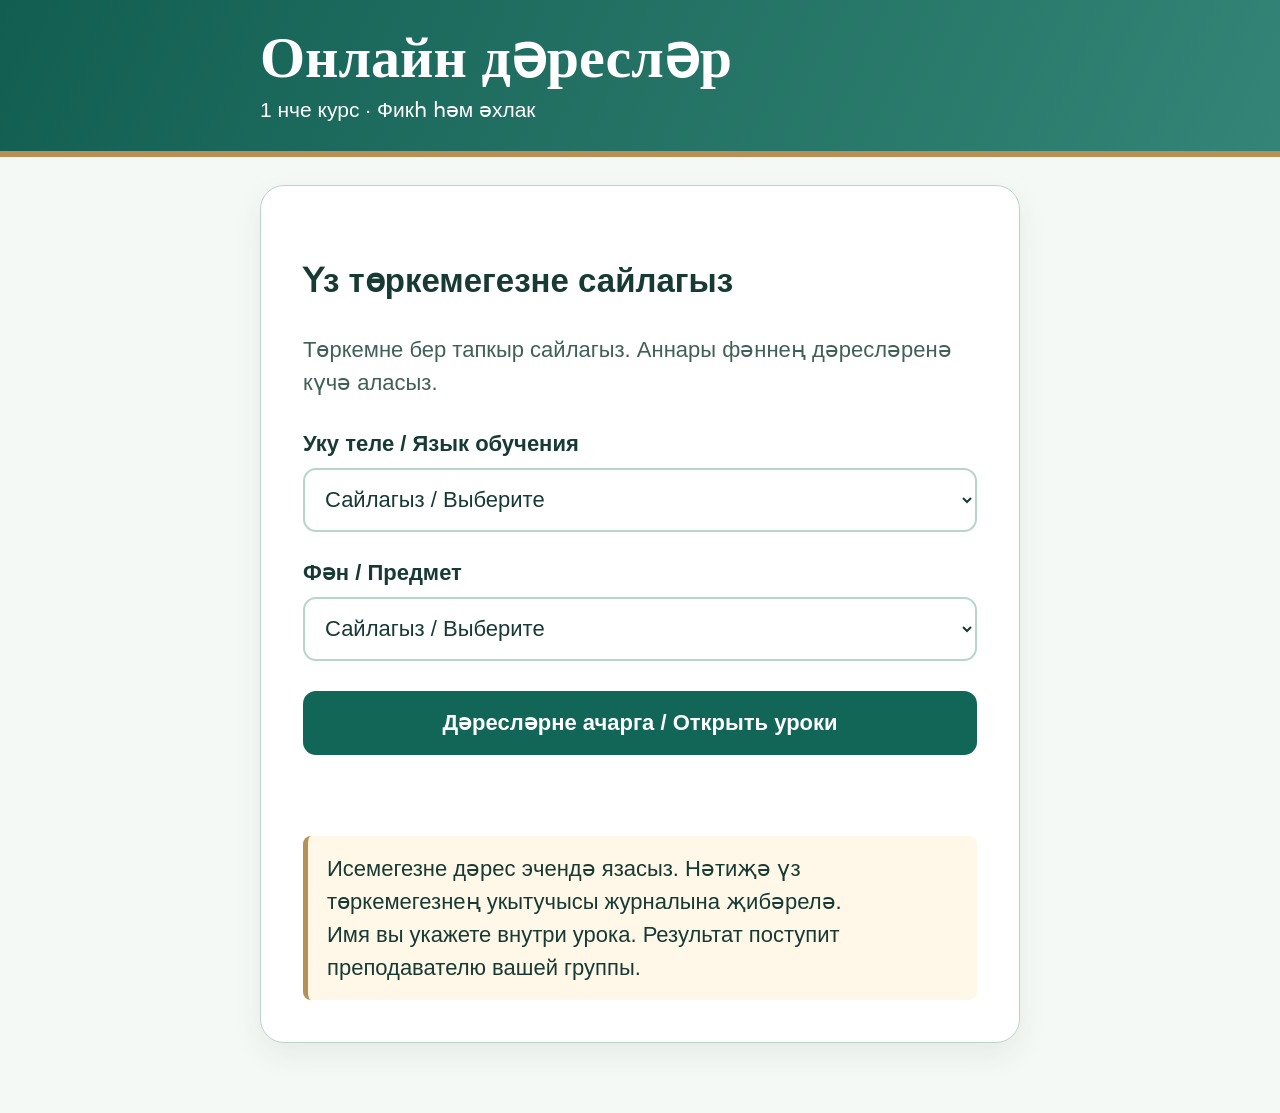
<file: online.html>
<!doctype html>
<html lang="tt">
<head>
  <meta charset="utf-8">
  <meta name="viewport" content="width=device-width, initial-scale=1">
  <meta name="theme-color" content="#125f52">
  <title>Онлайн дәресләр — 1 нче курс</title>
  <style>
    :root { color-scheme:light; --ink:#173a33; --green:#126658; --line:#b7d6c9; --gold:#b88f54; }
    * { box-sizing:border-box; }
    body { margin:0; background:#f5f9f5; color:var(--ink); font:22px/1.5 Arial,"Noto Sans",sans-serif; }
    header { padding:26px max(20px,calc((100vw - 760px)/2)); background:linear-gradient(115deg,#125f52,#348577); color:white; border-bottom:6px solid var(--gold); }
    header p { margin:4px 0 0; font-size:21px; }
    h1 { font:700 clamp(36px,6vw,58px)/1.1 Georgia,serif; margin:0; }
    main { max-width:800px; margin:auto; padding:28px 20px 70px; }
    .card { background:white; border:1px solid var(--line); border-radius:24px; padding:clamp(22px,5vw,42px); box-shadow:0 12px 30px #173a3312; }
    .lead { margin:0 0 28px; color:#416057; }
    label { display:block; margin:24px 0 8px; font-weight:700; }
    select,button { width:100%; min-height:64px; border-radius:13px; font:inherit; }
    select { padding:12px 16px; border:2px solid var(--line); background:white; color:var(--ink); }
    button { margin-top:30px; padding:12px 22px; border:0; background:var(--green); color:white; font-weight:700; cursor:pointer; }
    button:hover { background:#0b4d42; }
    :focus-visible { outline:4px solid #8fd2b5; outline-offset:3px; }
    .note { margin:26px 0 0; padding:16px 19px; border-left:5px solid var(--gold); background:#fff8e9; border-radius:8px; }
    .error { color:#a4312f; font-weight:700; min-height:1.5em; }
    [hidden] { display:none !important; }
  </style>
</head>
<body>
  <header><h1>Онлайн дәресләр</h1><p>1 нче курс · Фикһ һәм әхлак</p></header>
  <main>
    <section class="card" aria-labelledby="entryTitle">
      <h2 id="entryTitle">Үз төркемегезне сайлагыз</h2>
      <p class="lead">Төркемне бер тапкыр сайлагыз. Аннары фәннең дәресләренә күчә аласыз.</p>
      <form id="entryForm">
        <label for="language">Уку теле / Язык обучения</label>
        <select id="language" required>
          <option value="">Сайлагыз / Выберите</option>
          <option value="tt">Татар төркеме</option>
          <option value="ru">Русская группа</option>
        </select>
        <div id="readingWrap" hidden>
          <label for="reading">Татар төркеме бүлеге</label>
          <select id="reading">
            <option value="">Сайлагыз</option>
            <option value="reading">Укый белүчеләр · 1–12 нче төркемнәр</option>
            <option value="starting">Укый белмәүчеләр · 13–24 нче төркемнәр</option>
          </select>
        </div>
        <div id="groupWrap" hidden>
          <label for="group">Төркем / Группа</label>
          <select id="group" required></select>
        </div>
        <label for="subject">Фән / Предмет</label>
        <select id="subject" required>
          <option value="">Сайлагыз / Выберите</option>
          <option value="fiqh">Фикһ / Фикх</option>
          <option value="akhlaq">Әхлак / Ахляк</option>
        </select>
        <button type="submit">Дәресләрне ачарга / Открыть уроки</button>
        <p id="error" class="error" role="alert"></p>
      </form>
      <p class="note">Исемегезне дәрес эчендә язасыз. Нәтиҗә үз төркемегезнең укытучысы журналына җибәрелә.<br>Имя вы укажете внутри урока. Результат поступит преподавателю вашей группы.</p>
    </section>
  </main>
  <script>
    const $ = id => document.getElementById(id);
    const language = $('language'), reading = $('reading'), group = $('group');
    function fillGroups() {
      const isTatar = language.value === 'tt';
      $('readingWrap').hidden = !isTatar;
      reading.required = isTatar;
      if (!isTatar) reading.value = '';
      const selectionKey = `${language.value}:${reading.value}`;
      const previousGroup = group.dataset.selectionKey === selectionKey ? group.value : '';
      let first = 0, last = 0;
      if (language.value === 'ru') { first = 1; last = 5; }
      else if (reading.value === 'reading') { first = 1; last = 12; }
      else if (reading.value === 'starting') { first = 13; last = 24; }
      group.replaceChildren(new Option(language.value === 'ru' ? 'Выберите группу' : 'Төркемне сайлагыз', ''));
      for (let number = first; number <= last; number++) {
        group.add(new Option(language.value === 'ru' ? `${number} группа` : `${number} нче төркем`, String(number)));
      }
      if (previousGroup && Number(previousGroup) >= first && Number(previousGroup) <= last) group.value = previousGroup;
      group.dataset.selectionKey = selectionKey;
      $('groupWrap').hidden = last === 0;
      $('error').textContent = '';
    }
    language.addEventListener('change', fillGroups);
    reading.addEventListener('change', fillGroups);
    window.addEventListener('pageshow', fillGroups);
    $('entryForm').addEventListener('submit', event => {
      event.preventDefault();
      if (!$('entryForm').reportValidity()) return;
      const number = Number(group.value);
      const isTatar = language.value === 'tt';
      const valid = isTatar
        ? (reading.value === 'reading' && number >= 1 && number <= 12) || (reading.value === 'starting' && number >= 13 && number <= 24)
        : language.value === 'ru' && number >= 1 && number <= 5;
      if (!valid || !Number.isInteger(number)) {
        $('error').textContent = 'Төркемне кабат тикшерегез / Проверьте группу.';
        return;
      }
      const destination = $('subject').value === 'fiqh'
        ? 'https://sajidaturseb.github.io/fiqh-test/'
        : 'https://sajidaturseb.github.io/akhlaq-course/';
      const url = new URL(destination);
      url.searchParams.set('v', 'online-groups-20261022');
      if ($('subject').value === 'akhlaq') url.searchParams.set('course', '1');
      if (!isTatar) url.searchParams.set('lang', 'ru');
      url.searchParams.set('group', `Онлайн 1 курс, ${isTatar ? 'татар' : 'рус'} — ${number} группа`);
      location.assign(url.toString());
    });
  </script>
</body>
</html>
</file>
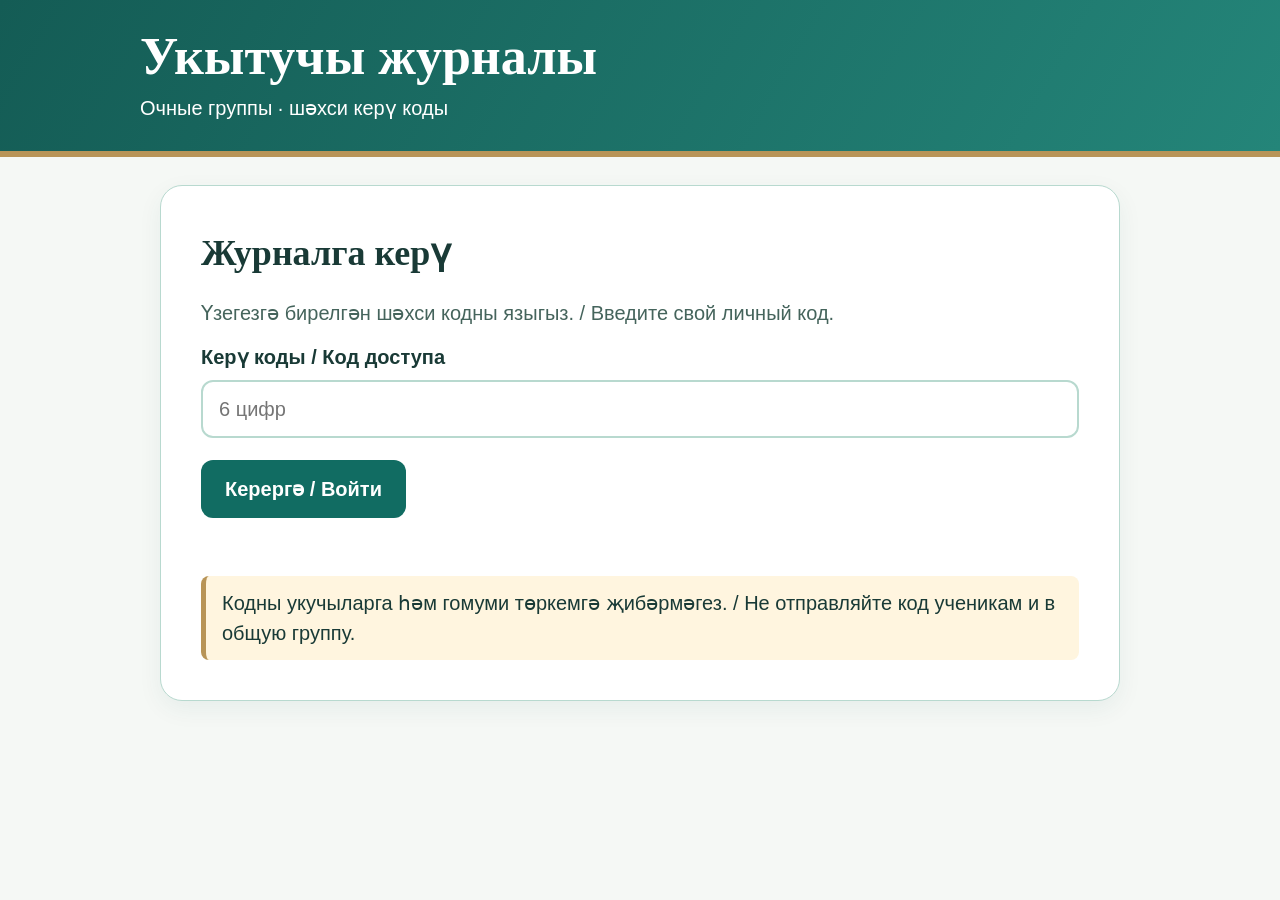
<file: teacher-journal.html>
<!doctype html>
<html lang="tt">
<head>
  <meta charset="utf-8">
  <meta name="viewport" content="width=device-width, initial-scale=1">
  <title>Укытучы журналы — очные группы</title>
  <style>
    :root { color-scheme: light; --ink:#193a36; --green:#116c62; --mint:#e7f4ee; --line:#b8d9cf; --gold:#b89457; }
    * { box-sizing:border-box; }
    body { margin:0; background:#f5f8f5; color:var(--ink); font-family:Arial,"Noto Sans",sans-serif; font-size:20px; line-height:1.5; }
    header { background:linear-gradient(120deg,#145c55,#248579); color:white; padding:28px max(20px,calc((100vw - 1000px)/2)); border-bottom:6px solid var(--gold); }
    h1 { font-family:Georgia,serif; font-size:clamp(32px,5vw,52px); line-height:1.1; margin:0 0 8px; }
    h2 { font-family:Georgia,serif; font-size:clamp(26px,4vw,36px); margin:0 0 18px; }
    main { max-width:1000px; margin:auto; padding:28px 20px 70px; }
    .card { background:white; border:1px solid var(--line); border-radius:22px; padding:clamp(20px,4vw,40px); margin:0 0 24px; box-shadow:0 8px 24px #104f4910; }
    label { display:block; font-weight:700; margin:14px 0 8px; }
    input,select,button { font:inherit; min-height:58px; border-radius:12px; }
    input,select { width:100%; border:2px solid var(--line); padding:12px 16px; color:var(--ink); background:white; }
    input:focus,select:focus,button:focus-visible { outline:4px solid #94d4c4; outline-offset:2px; }
    button { border:0; padding:12px 24px; background:var(--green); color:white; font-weight:700; cursor:pointer; }
    button:hover { background:#0a4d45; }
    button.secondary { background:white; color:var(--green); border:2px solid var(--green); }
    .actions { display:flex; flex-wrap:wrap; gap:12px; margin-top:22px; }
    .hint { color:#45645c; margin:8px 0 0; }
    .notice { background:#fff5df; border-left:5px solid var(--gold); padding:12px 16px; border-radius:8px; margin-top:18px; }
    .error { color:#a12e28; font-weight:700; min-height:30px; margin:10px 0 0; }
    .results { display:grid; gap:16px; }
    article { background:white; border:1px solid var(--line); border-radius:18px; padding:22px; }
    article h3 { font-size:24px; margin:0 0 12px; }
    article p { margin:6px 0; overflow-wrap:anywhere; }
    .written { background:var(--mint); border-radius:10px; padding:12px 16px; margin-top:14px; white-space:pre-wrap; overflow-wrap:anywhere; }
    .muted { color:#4e685f; }
    [hidden] { display:none !important; }
    @media print { header,.controls,.actions,.notice { display:none !important; } body { background:white; } article { break-inside:avoid; box-shadow:none; } }
  </style>
</head>
<body>
  <header><h1>Укытучы журналы</h1><div id="journalScope">Очные группы · шәхси керү коды</div></header>
  <main>
    <section id="loginPanel" class="card">
      <h2>Журналга керү</h2>
      <p class="hint">Үзегезгә бирелгән шәхси кодны языгыз. / Введите свой личный код.</p>
      <form id="loginForm">
        <label for="code">Керү коды / Код доступа</label>
        <input id="code" type="password" inputmode="numeric" pattern="[0-9]{6}" maxlength="6" autocomplete="off" spellcheck="false" required placeholder="6 цифр">
        <div class="actions"><button type="submit">Керергә / Войти</button></div>
      </form>
      <p id="loginError" class="error" role="alert"></p>
      <div class="notice">Кодны укучыларга һәм гомуми төркемгә җибәрмәгез. / Не отправляйте код ученикам и в общую группу.</div>
    </section>

    <section id="journalPanel" hidden>
      <div class="card controls">
        <h2 id="teacherName">Журнал</h2>
        <label for="group">Төркем / Группа</label>
        <select id="group"></select>
        <label for="subject">Фән / Предмет</label>
        <select id="subject"></select>
        <label for="lesson">Дәрес / Урок</label>
        <select id="lesson"><option value="">Сначала выберите группу и предмет</option></select>
        <div class="actions">
          <button id="load" type="button">Нәтиҗәләрне күрсәтергә / Показать</button>
          <button id="logout" class="secondary" type="button">Чыгарга / Выйти</button>
        </div>
        <p id="journalError" class="error" role="alert"></p>
      </div>
      <div class="card"><h2>Нәтиҗәләр / Результаты</h2><p id="status" class="muted">Төркемне һәм фәнне сайлагыз.</p><div id="results" class="results"></div><div class="actions"><button id="more" type="button" hidden>Тагын күрсәтергә / Ещё записи</button></div></div>
    </section>
  </main>
  <script>
    const onlineMode = new URLSearchParams(location.search).get('mode') === 'online';
    if (onlineMode) {
      document.title = 'Укытучы журналы — онлайн төркемнәр';
      document.getElementById('journalScope').textContent = 'Онлайн төркемнәр · шәхси керү коды';
    }
    const endpoint = 'https://kxwhwmxzmtvueksyayvz.supabase.co/functions/v1/teacher-journal-access';
    const names = {fiqh:'Фикһ',aqida:'Гакыйдә',akhlaq:'Әхлак',sira:'Сира',tafsir:'Тәфсир',tajwid1:'Тәҗвид 1',tajwid2:'Тәҗвид 2',prophets:'Пәйгамбәрләр тарихы',pedagogy:'Педагогика',dagvat:'Дәгъват',vagaz:'Вәгазь дәресләре'};
    let code = '';
    let grants = [];
    let nextOffset = null;
    let lessonRequest = 0;
    let resultRequest = 0;
    const $ = (id) => document.getElementById(id);
    async function request(payload) {
      const response = await fetch(endpoint,{method:'POST',headers:{'Content-Type':'application/json'},body:JSON.stringify({...payload,code})});
      const data = await response.json();
      if (!response.ok) throw new Error(data.error || 'Не удалось открыть журнал');
      return data;
    }
    function option(select,value,label) {
      const element=document.createElement('option'); element.value=value; element.textContent=label; select.append(element);
    }
    function updateSubjects() {
      const group=$('group').value;
      const subjects=[...new Set(grants.filter(g=>g.group===group).map(g=>g.subject))];
      $('subject').replaceChildren();
      for(const subject of subjects) option($('subject'),subject,names[subject]||subject);
      updateLessons();
    }
    function clearResults(message) {
      resultRequest++;
      nextOffset=null;
      $('results').replaceChildren();
      $('more').hidden=true;
      $('status').textContent=message;
      $('journalError').textContent='';
    }
    async function updateLessons() {
      const requestId=++lessonRequest;
      const group=$('group').value,subject=$('subject').value;
      $('lesson').replaceChildren();
      option($('lesson'),'','Загрузка уроков…');
      clearResults('Выберите урок, чтобы увидеть результаты.');
      if(!group||!subject)return;
      try {
        const data=await request({action:'lessons',group,subject});
        if(requestId!==lessonRequest)return;
        $('lesson').replaceChildren();
        option($('lesson'),'','Выберите урок');
        const lessons=Array.isArray(data.lessons)?data.lessons:[];
        lessons.sort((a,b)=>subject==='tafsir'
          ? String(a.lesson_title).localeCompare(String(b.lesson_title),'tt')
          : Number(a.lesson_key)-Number(b.lesson_key));
        for(const lesson of lessons){
          const label=subject==='tafsir'
            ? lesson.lesson_title||lesson.lesson_key
            : `${lesson.lesson_key} нче дәрес${lesson.lesson_title?' — '+lesson.lesson_title:''}`;
          option($('lesson'),lesson.lesson_key,label);
        }
        if(!lessons.length)$('status').textContent='По этому предмету пока нет сданных работ.';
      } catch(error) {
        if(requestId!==lessonRequest)return;
        $('lesson').replaceChildren();
        option($('lesson'),'','Уроки не загрузились');
        $('journalError').textContent=error.message;
      }
    }
    $('loginForm').addEventListener('submit',async(event)=>{
      event.preventDefault(); $('loginError').textContent='';
      code=$('code').value.trim();
      try {
        const data=await request({action:'login'});
        const onlineGroup=group=>/^Онлайн 1 курс, (татар|рус) — \d+ группа$/.test(group);
        grants=(Array.isArray(data.grants)?data.grants:[]).filter(g=>onlineMode?onlineGroup(g.group):!onlineGroup(g.group));
        if(!grants.length)throw new Error(onlineMode?'Бу код онлайн төркемнәр өчен түгел.':'Этот код не для очных групп.');
        $('teacherName').textContent=onlineMode?data.teacher.replace(/ \(онлайн\)$/,''):data.teacher;
        $('group').replaceChildren();
        for(const group of [...new Set(grants.map(g=>g.group))]) option($('group'),group,group);
        updateSubjects(); $('loginPanel').hidden=true; $('journalPanel').hidden=false; $('code').value='';
      } catch(error) { code=''; $('loginError').textContent=error.message; }
    });
    $('group').addEventListener('change',updateSubjects);
    $('subject').addEventListener('change',updateLessons);
    $('lesson').addEventListener('change',()=>clearResults('Нәтиҗәләрне күрсәтү өчен төймәгә басыгыз.'));
    $('logout').addEventListener('click',()=>{ code='';grants=[];lessonRequest++;clearResults('');$('journalPanel').hidden=true;$('loginPanel').hidden=false; });
    const line=(container,label,value)=>{ if(value===null||value===undefined||value==='')return; const p=document.createElement('p'); const b=document.createElement('strong');b.textContent=label+': ';p.append(b,document.createTextNode(String(value)));container.append(p); };
    function addRow(row) {
      const card=document.createElement('article');
      const h=document.createElement('h3');h.textContent=row.student_name||'Имя не указано';card.append(h);
      const date=row.submitted_at?new Date(row.submitted_at).toLocaleString('ru-RU'):'';
      line(card,'Дата',date);line(card,'Урок',row.lesson_title||row.surah_title||row.lesson_id);
      if(row.total!==null&&row.total!==undefined)line(card,'Результат',`${row.score ?? '—'} / ${row.total}${row.percent===null||row.percent===undefined?'':` (${row.percent}%)`}`);
      if(row.open_answer||row.answer){
        const written=document.createElement('div');written.className='written';
        if(row.open_question)line(written,'Вопрос',row.open_question);
        line(written,row.answer?'Текст работы':'Письменный ответ',row.answer||row.open_answer);
        card.append(written);
      }
      $('results').append(card);
    }
    async function load(reset=true) {
      if(!$('lesson').value){$('journalError').textContent='Сначала выберите урок.';return;}
      const requestId=++resultRequest;
      $('journalError').textContent='';$('status').textContent='Загрузка…';
      if(reset){$('results').replaceChildren();nextOffset=0;}
      try {
        const data=await request({action:'list',group:$('group').value,subject:$('subject').value,lessonKey:$('lesson').value,offset:nextOffset});
        if(requestId!==resultRequest)return;
        for(const row of data.rows)addRow(row);
        nextOffset=data.nextOffset;$('more').hidden=nextOffset===null;
        $('status').textContent=$('results').childElementCount?`Записей по выбранному уроку: ${$('results').childElementCount}`:'По выбранному уроку пока нет записей.';
      } catch(error) {if(requestId===resultRequest){$('status').textContent='';$('journalError').textContent=error.message;}}
    }
    $('load').addEventListener('click',()=>load(true));$('more').addEventListener('click',()=>load(false));
  </script>
</body>
</html>
</file>
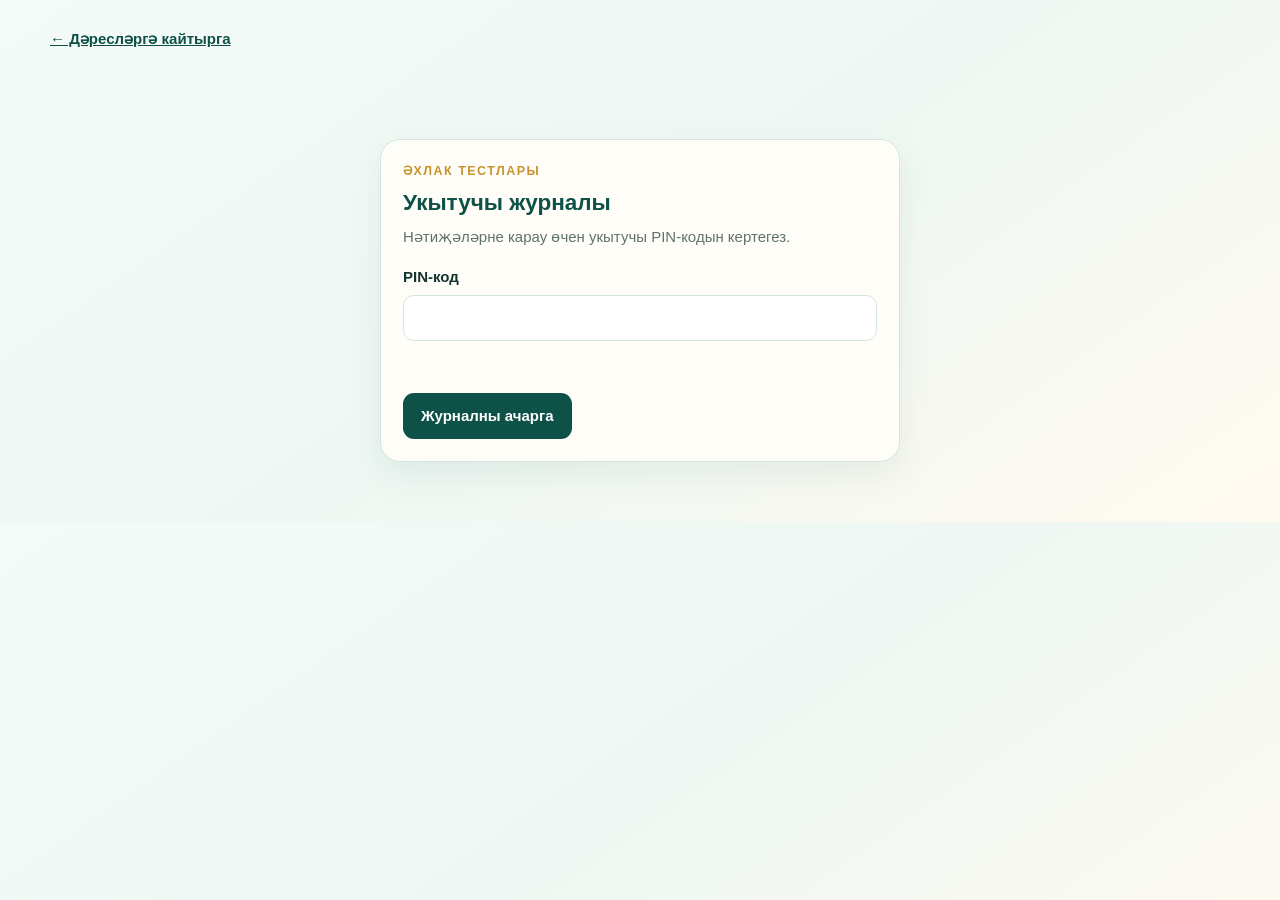
<file: teacher.html>
<!doctype html>
<html lang="tt">
<head>
  <meta charset="utf-8">
  <meta name="viewport" content="width=device-width, initial-scale=1">
  <meta name="robots" content="noindex,nofollow">
  <title>Әхлак тестлары — укытучы журналы</title>
  <link rel="stylesheet" href="teacher.css">
</head>
<body>
  <main class="wrap">
    <a class="back-link" href="./">← Дәресләргә кайтырга</a>
    <section class="card login" id="loginPanel">
      <p class="eyebrow">Әхлак тестлары</p>
      <h1>Укытучы журналы</h1>
      <p class="muted">Нәтиҗәләрне карау өчен укытучы PIN-кодын кертегез.</p>
      <form id="loginForm">
        <label for="teacherPin">PIN-код</label>
        <input id="teacherPin" type="password" inputmode="numeric" autocomplete="current-password" required>
        <p class="error" id="loginError" aria-live="polite"></p>
        <button type="submit">Журналны ачарга</button>
      </form>
    </section>
    <section id="dashboard" hidden>
      <div class="page-head"><div><p class="eyebrow">Әхлак тестлары</p><h1>Укучылар нәтиҗәләре</h1><p class="muted">Дүрт курс буенча омтылышлар, үзләштерү һәм авыр сораулар</p></div><div class="head-actions"><button class="secondary" id="refreshButton" type="button">Яңартырга</button><button class="secondary" id="exportButton" type="button">CSV күчереп алырга</button></div></div>
      <div class="filters card"><div><label for="courseFilter">Курс</label><select id="courseFilter"></select></div><div><label for="groupFilter">Группа</label><select id="groupFilter"></select></div><div><label for="lessonFilter">Дәрес</label><select id="lessonFilter"></select></div><div><label for="studentFilter">Укучы</label><select id="studentFilter"></select></div></div>
      <div class="stats"><div class="stat"><strong id="attempts">0</strong><span>омтылыш</span></div><div class="stat"><strong id="students">0</strong><span>укучы</span></div><div class="stat"><strong id="average">0%</strong><span>уртача нәтиҗә</span></div><div class="stat"><strong id="mastered">0%</strong><span>үзләштерелгән</span></div></div>
      <section class="card table-card"><div class="table-wrap"><table><thead><tr><th>Вакыт</th><th>Укучы</th><th>Группа</th><th>Курс</th><th>Дәрес</th><th>Нәтиҗә</th><th>Дәвамлылык</th><th>Бәя</th></tr></thead><tbody id="resultRows"></tbody></table></div></section>
      <section class="card analysis"><h2>Сораулар буенча анализ</h2><p class="muted">Иң күп хата ясалган сораулар беренче күрсәтелә.</p><div id="questionRows"></div></section>
    </section>
  </main>
  <script src="config.js"></script>
  <script src="teacher.js?v=study-groups-20261005"></script>
</body>
</html>
</file>
<file: teacher.css>
:root{--green:#0d5147;--gold:#c7932e;--bg:#eef7f3;--paper:#fffdf8;--line:#d4e5df;--muted:#60736f;--bad:#a5413e}*{box-sizing:border-box}body{margin:0;background:linear-gradient(145deg,#f4faf7,#eef7f3 50%,#fffaf0);color:#14342f;font:15px/1.5 Arial,sans-serif}.wrap{width:min(1180px,calc(100% - 28px));margin:0 auto;padding:28px 0 60px}.back-link{display:inline-block;margin-bottom:16px;color:var(--green);font-weight:700}h1,h2{color:var(--green)}h1{margin:0 0 6px}h2{margin-top:0}.eyebrow{margin:0 0 6px;color:var(--gold);font-size:.78rem;font-weight:800;letter-spacing:.12em;text-transform:uppercase}.muted{margin:0;color:var(--muted)}.card{background:var(--paper);border:1px solid var(--line);border-radius:20px;padding:22px;box-shadow:0 12px 34px #0d514714}.login{max-width:520px;margin:8vh auto 0}.login .muted{margin-bottom:18px}label{display:block;margin:12px 0 6px;font-weight:700}input,select,button{min-height:46px;border-radius:11px;font:inherit}input,select{width:100%;border:1px solid var(--line);padding:0 12px;background:#fff;color:inherit}button{border:0;padding:0 18px;background:var(--green);color:#fff;font-weight:700;cursor:pointer}button:disabled{opacity:.6;cursor:wait}.secondary{background:#fff;color:var(--green);border:1px solid var(--line)}.error{min-height:22px;color:var(--bad)}.page-head{display:flex;justify-content:space-between;gap:20px;align-items:flex-end;margin-bottom:20px}.head-actions{display:flex;gap:10px}.filters{display:grid;grid-template-columns:repeat(4,1fr);gap:14px;margin-bottom:18px}.stats{display:grid;grid-template-columns:repeat(4,1fr);gap:12px;margin:18px 0}.stat{background:var(--paper);border:1px solid var(--line);border-radius:16px;padding:16px}.stat strong{display:block;color:var(--green);font-size:1.65rem}.stat span{color:var(--muted)}.table-card{padding:0}.table-wrap{overflow:auto}table{width:100%;border-collapse:collapse;white-space:nowrap}th,td{padding:13px 12px;border-bottom:1px solid var(--line);text-align:left}th{color:var(--green);font-size:.82rem}tbody tr:last-child td{border-bottom:0}.badge{display:inline-block;padding:4px 9px;border-radius:99px;font-weight:700}.good{background:#dff3e7;color:#17613b}.mid{background:#fff0c7;color:#805d10}.low{background:#f9dfdc;color:#8b3028}.analysis{margin-top:18px}.question-row{display:grid;grid-template-columns:150px 1fr 70px;gap:12px;padding:10px 0;border-bottom:1px solid var(--line)}.question-row:last-child{border-bottom:0}@media(max-width:760px){.page-head{align-items:flex-start;flex-direction:column}.head-actions{width:100%;flex-direction:column}.filters{grid-template-columns:1fr}.stats{grid-template-columns:1fr 1fr}.card{padding:16px}.table-card{padding:0}.question-row{grid-template-columns:110px 1fr 55px}}
</file>
